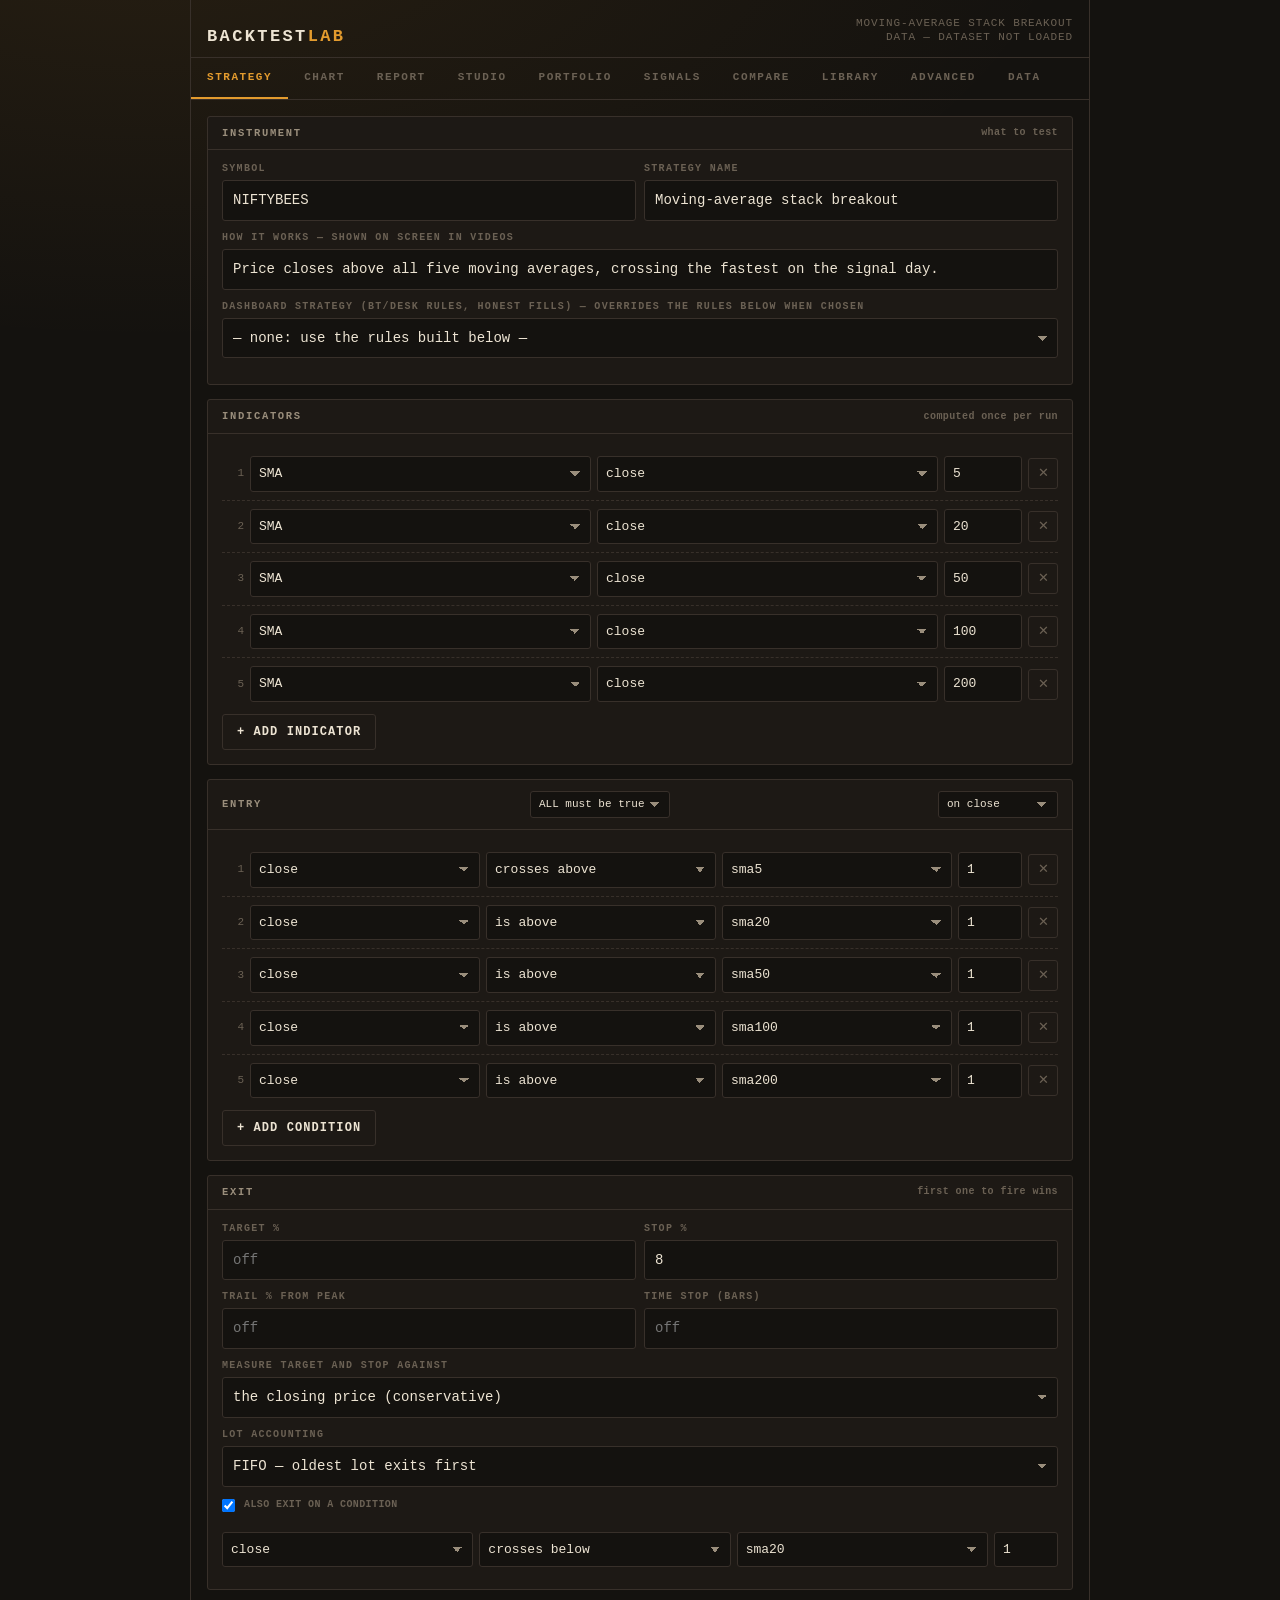
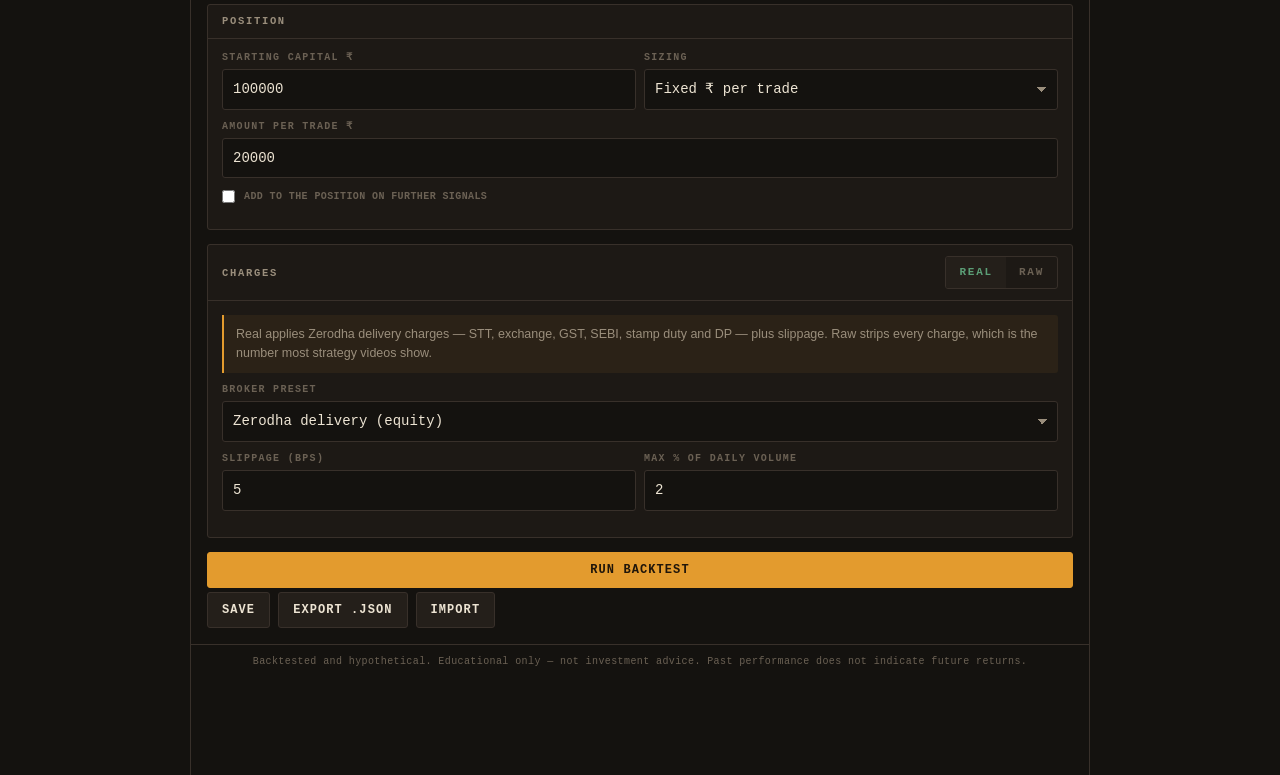
<file: index.html>
<!DOCTYPE html>
<html lang="en">
<head>
<meta charset="utf-8">
<meta name="viewport" content="width=device-width,initial-scale=1,viewport-fit=cover">
<meta name="theme-color" content="#14120F">
<title>Backtest Lab</title>
<link rel="stylesheet" href="app.css">
<link rel="manifest" href="manifest.json">
<link rel="icon" href="icon.svg" type="image/svg+xml">
<meta name="apple-mobile-web-app-capable" content="yes">
<meta name="apple-mobile-web-app-status-bar-style" content="black-translucent">
</head>
<body>

<header class="masthead">
  <div class="wordmark">BACKTEST<b>LAB</b></div>
  <div class="doc">
    <div id="doc-strategy">NO STRATEGY LOADED</div>
    <div id="doc-data" class="muted">DATA — NOT LOADED</div>
  </div>
</header>

<nav class="tabs" role="tablist">
  <button class="tab" role="tab" aria-selected="true"  data-screen="build">Strategy</button>
  <button class="tab" role="tab" aria-selected="false" data-screen="chart">Chart</button>
  <button class="tab" role="tab" aria-selected="false" data-screen="report">Report</button>
  <button class="tab" role="tab" aria-selected="false" data-screen="studio">Studio</button>
  <button class="tab" role="tab" aria-selected="false" data-screen="portfolio">Portfolio</button>
  <button class="tab" role="tab" aria-selected="false" data-screen="signals">Signals</button>
  <button class="tab" role="tab" aria-selected="false" data-screen="compare">Compare</button>
  <button class="tab" role="tab" aria-selected="false" data-screen="library">Library</button>
  <button class="tab" role="tab" aria-selected="false" data-screen="json">Advanced</button>
  <button class="tab" role="tab" aria-selected="false" data-screen="data">Data</button>
</nav>

<!-- ============ STRATEGY ============ -->
<main id="screen-build" class="screen active">

  <div id="validation" class="hidden"></div>
  <div id="handoff" class="notice hidden"></div>

  <section class="section">
    <h2>Instrument <span class="hint">what to test</span></h2>
    <div class="section-body">
      <div class="row">
        <label class="field"><span>Symbol</span>
          <input id="f-symbol" value="NIFTYBEES" list="sym-list" autocapitalize="characters" spellcheck="false"></label>
        <datalist id="sym-list"></datalist>
        <label class="field"><span>Strategy name</span>
          <input id="f-label" value="Moving-average stack breakout"></label>
      </div>
      <label class="field"><span>How it works — shown on screen in videos</span>
        <input id="f-note" placeholder="One line describing the rule"></label>
      <label class="field"><span>Dashboard strategy (BT/DESK rules, honest fills) — overrides the rules below when chosen</span>
        <select id="f-btdesk"><option value="">— none: use the rules built below —</option></select></label>
      <div class="row" id="btdesk-params" style="display:none">
        <label class="field"><span>₹ per buy</span><input id="f-bd-pertx" type="number" value="5000" min="1"></label>
        <label class="field"><span>Max buys</span><input id="f-bd-maxbuys" type="number" value="5" min="1"></label>
      </div>
      <div class="notice" id="btdesk-note" style="display:none"></div>
    </div>
  </section>

  <section class="section">
    <h2>Indicators <span class="hint">computed once per run</span></h2>
    <div class="section-body">
      <div id="ind-list"></div>
      <div class="btn-row"><button class="btn ghost" id="add-ind">+ Add indicator</button></div>
    </div>
  </section>

  <section class="section">
    <h2>
      Entry
      <select id="f-entry-join" style="width:auto;padding:6px 24px 6px 8px;font-size:11px">
        <option value="ALL">ALL must be true</option>
        <option value="ANY">ANY may be true</option>
      </select>
      <select id="f-entry-measure" style="width:auto;padding:6px 24px 6px 8px;font-size:11px">
        <option value="close">on close</option>
        <option value="high">on day's high</option>
        <option value="low">on day's low</option>
      </select>
    </h2>
    <div class="section-body">
      <div id="entry-list"></div>
      <div class="btn-row"><button class="btn ghost" id="add-entry">+ Add condition</button></div>
    </div>
  </section>

  <section class="section">
    <h2>Exit <span class="hint">first one to fire wins</span></h2>
    <div class="section-body">
      <div class="row">
        <label class="field"><span>Target %</span><input id="f-target" type="number" step="0.1" placeholder="off"></label>
        <label class="field"><span>Stop %</span><input id="f-stop" type="number" step="0.1" placeholder="off"></label>
      </div>
      <div class="row">
        <label class="field"><span>Trail % from peak</span><input id="f-trail" type="number" step="0.1" placeholder="off"></label>
        <label class="field"><span>Time stop (bars)</span><input id="f-timestop" type="number" step="1" placeholder="off"></label>
      </div>
      <label class="field"><span>Measure target and stop against</span>
        <select id="f-exit-measure">
          <option value="close">the closing price (conservative)</option>
          <option value="high">the day's high for targets</option>
          <option value="low">the day's low for stops</option>
          <option value="highlow">the day's high and low</option>
        </select></label>
      <label class="field"><span>Lot accounting</span>
        <select id="f-accounting">
          <option value="FIFO">FIFO — oldest lot exits first</option>
          <option value="LIFO">LIFO — newest lot exits first</option>
        </select></label>
      <label class="field" style="display:flex;gap:9px;align-items:center">
        <input type="checkbox" id="f-use-exit-cond" style="width:auto;margin:0">
        <span style="margin:0;letter-spacing:.04em">Also exit on a condition</span>
      </label>
      <div id="exit-cond-wrap" class="hidden"><div id="exit-cond-list"></div></div>
    </div>
  </section>

  <section class="section">
    <h2>Position</h2>
    <div class="section-body">
      <div class="row">
        <label class="field"><span>Starting capital ₹</span><input id="f-capital" type="number" value="100000"></label>
        <label class="field"><span>Sizing</span>
          <select id="f-size-mode">
            <option value="fixed">Fixed ₹ per trade</option>
            <option value="capitalFraction">% of capital</option>
          </select></label>
      </div>
      <label class="field"><span id="f-size-label">Amount per trade ₹</span><input id="f-size-value" type="number" value="20000"></label>
      <label class="field" style="display:flex;gap:9px;align-items:center">
        <input type="checkbox" id="f-pyr" style="width:auto;margin:0">
        <span style="margin:0;letter-spacing:.04em">Add to the position on further signals</span>
      </label>
      <div id="pyr-wrap" class="hidden">
        <label class="field"><span>Maximum lots</span><input id="f-maxlots" type="number" value="3" min="2"></label>
        <div class="figure-label">Add another lot when</div>
        <div id="pyr-cond-list"></div>
      </div>
    </div>
  </section>

  <section class="section">
    <h2>
      Charges
      <span class="stamp-switch">
        <button class="real" id="sw-real" aria-pressed="true">Real</button>
        <button class="raw"  id="sw-raw"  aria-pressed="false">Raw</button>
      </span>
    </h2>
    <div class="section-body">
      <div class="notice" id="cost-note">
        Real applies Zerodha delivery charges — STT, exchange, GST, SEBI, stamp duty and DP —
        plus slippage. Raw strips every charge, which is the number most strategy videos show.
      </div>
      <label class="field"><span>Broker preset</span>
        <select id="f-cost-preset">
          <option value="zerodha_delivery">Zerodha delivery (equity)</option>
          <option value="zerodha_intraday">Zerodha intraday (equity)</option>
        </select></label>
      <div class="row">
        <label class="field"><span>Slippage (bps)</span><input id="f-slippage" type="number" value="5"></label>
        <label class="field"><span>Max % of daily volume</span><input id="f-volcap" type="number" step="0.5" value="2"></label>
      </div>
    </div>
  </section>

  <div class="btn-row">
    <button class="btn primary wide" id="btn-run">Run backtest</button>
  </div>
  <div class="btn-row">
    <button class="btn" id="btn-save">Save</button>
    <button class="btn" id="btn-export">Export .json</button>
    <button class="btn" id="btn-import">Import</button>
    <input type="file" id="file-import" accept=".json" class="hidden">
  </div>
</main>


<!-- ============ CHART ============ -->
<main id="screen-chart" class="screen">
  <div id="chart-empty" class="notice">Run a backtest to see the trades on the chart.</div>

  <section class="section" id="chart-wrap" style="display:none">
    <h2>
      <span id="chart-title">—</span>
      <span class="hint" id="chart-engine"></span>
    </h2>
    <div class="section-body" style="padding:8px">
      <div id="chart-host" style="width:100%;height:380px"></div>
      <div class="btn-row" style="margin-top:10px">
        <button class="btn ghost" id="rp-play">▶ Replay</button>
        <button class="btn ghost" id="rp-back">‹</button>
        <button class="btn ghost" id="rp-fwd">›</button>
        <button class="btn ghost" id="rp-all">Show all</button>
        <select id="rp-speed" style="width:auto;padding:9px 26px 9px 9px;font-size:11px">
          <option value="12">Slow</option>
          <option value="24" selected>Normal</option>
          <option value="60">Fast</option>
          <option value="150">Very fast</option>
        </select>
      </div>
      <div class="kv" style="border:0;padding-top:10px">
        <span id="rp-date">—</span><span id="rp-progress" class="mono">—</span>
      </div>
    </div>
  </section>

  <section class="section" id="trades-wrap" style="display:none">
    <h2>Trades <span class="hint" id="trades-count"></span></h2>
    <div class="section-body" style="padding:6px 14px">
      <div id="trades-list"></div>
    </div>
  </section>
</main>


<!-- ============ REPORT ============ -->
<main id="screen-report" class="screen">
  <div id="report-empty" class="notice">Run a backtest to see the full report.</div>
  <div id="report-body" style="display:none">

    <section class="section">
      <h2><span id="rep-title">—</span>
        <span class="stamp-switch">
          <button class="real" id="rep-real" aria-pressed="true">Real</button>
          <button class="raw"  id="rep-raw"  aria-pressed="false">Raw</button>
        </span>
      </h2>
      <div class="section-body">
        <div id="rep-period" class="figure-label"></div>
        <div id="rep-headline" class="headline-grid"></div>
      </div>
    </section>

    <section class="section">
      <h2>Equity <span class="hint">strategy against buy &amp; hold</span></h2>
      <div class="section-body" style="padding:10px"><canvas id="plot-equity"></canvas></div>
    </section>

    <section class="section">
      <h2>Drawdown <span class="hint">how far below the peak</span></h2>
      <div class="section-body" style="padding:10px"><canvas id="plot-dd"></canvas></div>
    </section>

    <section class="section">
      <h2>Month by month</h2>
      <div class="section-body" style="padding:10px;overflow-x:auto"><div id="rep-heatmap"></div></div>
    </section>

    <section class="section">
      <h2>Trade returns</h2>
      <div class="section-body" style="padding:10px"><canvas id="plot-hist"></canvas></div>
    </section>

    <section class="section">
      <h2>Rolling one-year return</h2>
      <div class="section-body" style="padding:10px"><canvas id="plot-roll"></canvas></div>
    </section>

    <div id="rep-groups"></div>

    <section class="section">
      <h2>What this does not account for</h2>
      <div class="section-body"><ul id="rep-caveats" class="caveats"></ul></div>
    </section>

    <div class="btn-row"><button class="btn" id="rep-csv">Export trades as CSV</button></div>

    <section class="section">
      <h2>Against simply investing <span class="hint">same money, same dates</span></h2>
      <div class="section-body"><div id="x-bench"></div></div>
    </section>
    <section class="section">
      <h2>Shuffle test <span class="hint">same trades, random order</span></h2>
      <div class="section-body">
        <div class="row">
          <label class="field"><span>Shuffles</span><input id="x-mc-n" type="number" value="2000" min="100" max="10000"></label>
          <label class="field"><span>Seed</span><input id="x-mc-seed" type="number" value="42"></label>
        </div>
        <div class="btn-row"><button class="btn" id="x-mc-run">Run shuffle test</button></div>
        <div id="x-mc-out"></div>
      </div>
    </section>
    <section class="section">
      <h2>Check against a sheet <span class="hint">paste rows: entry date, entry price, exit date, exit price, quantity</span></h2>
      <div class="section-body">
        <textarea id="x-sheet" rows="5" style="width:100%" placeholder="2024-01-01, 100.00, 2024-01-06, 110.00, 50"></textarea>
        <div class="btn-row"><button class="btn" id="x-sheet-run">Compare with this run</button></div>
        <div id="x-sheet-out"></div>
      </div>
    </section>
    <section class="section">
      <h2>Actual vs backtest <span class="hint">your AlphaDesk trades in this symbol beside this run</span></h2>
      <div class="section-body">
        <div class="row">
          <label class="field"><span>Pair entries within (days)</span><input id="av-window" type="number" value="5" min="0" max="30"></label>
        </div>
        <div class="btn-row">
          <button class="btn" id="av-run">Compare with my AlphaDesk ledger</button>
          <button class="btn" id="av-pick">Load an AlphaDesk export file</button>
        </div>
        <input type="file" id="av-file" accept=".json,.csv" class="hidden">
        <div id="av-out"></div>
      </div>
    </section>
  </div>
</main>

<!-- ============ STUDIO ============ -->
<main id="screen-studio" class="screen">
  <div id="studio-empty" class="notice">Run a backtest first, then present it here.</div>
  <div id="studio-body" style="display:none">
    <div id="studio-warn"></div>
    <div id="studio-id" class="mono muted" style="font-size:11px;word-break:break-all;margin-bottom:8px"></div>
    <div class="btn-row">
      <button class="btn" id="st-ratio" data-ratio="9:16">9:16</button>
      <button class="btn ghost" id="st-prev">‹ Back</button>
      <button class="btn ghost" id="st-next">Next ›</button>
      <span class="mono muted" id="st-count" style="align-self:center;font-size:11px"></span>
    </div>
    <div id="stage" class="stage r916">
      <div class="stage-inner">
        <div class="stage-mark">BACKTEST<b>LAB</b></div>
        <div id="stage-content"></div>
        <div class="stage-foot" id="stage-foot"></div>
      </div>
    </div>
  </div>
</main>

<!-- ============ SIGNALS ============ -->
<main id="screen-signals" class="screen">
  <div class="notice">What the dashboard strategies would do at the next session, from prices up to the latest published day. These are the rules' orders, not advice.</div>
  <section class="section">
    <h2>Scan</h2>
    <div class="section-body">
      <label class="field"><span>Universe</span><select id="sg-universe">
          <option value="">My own list (below)</option>
          <option value="NIFTY500_50">Nifty 500, first 50 by name (today's list — survivorship-biased)</option>
          <option value="NIFTY500">Nifty 500 (today's list — survivorship-biased)</option>
          <option value="ETFS">All ETFs in the dataset</option>
        </select></label>
      <label class="field"><span>Symbols — comma separated</span><input id="sg-symbols" placeholder="RELIANCE, INFY, TCS"></label>
      <div id="sg-presets" class="row" style="flex-wrap:wrap"></div>
      <div class="row">
        <label class="field"><span>₹ per buy</span><input id="sg-pertx" type="number" value="5000" min="1"></label>
        <label class="field"><span>Max buys</span><input id="sg-maxbuys" type="number" value="5" min="1"></label>
        <label class="field"><span>Near = within %</span><input id="sg-near" type="number" value="2" min="0" step="0.5"></label>
      </div>
      <div class="btn-row">
        <button class="btn primary" id="sg-run">Scan signals</button>
        <button class="btn" id="sg-quotes">Add live prices</button>
        <label class="mono" style="align-self:center;font-size:12px"><input type="checkbox" id="sg-all"> show "nothing to place" too</label>
      </div>
      <div id="sg-status"></div>
    </div>
  </section>
  <div id="sg-cards"></div>
</main>

<!-- ============ COMPARE ============ -->
<main id="screen-compare" class="screen">
  <div class="notice">Several strategies on the same symbols and dates, ranked. Each symbol is run on its own money; this is not a portfolio.</div>
  <section class="section">
    <h2>Setup</h2>
    <div class="section-body">
      <label class="field"><span>Universe</span><select id="cp-universe">
          <option value="">My own list (below)</option>
          <option value="NIFTY500_50">Nifty 500, first 50 by name (today's list — survivorship-biased)</option>
          <option value="NIFTY500">Nifty 500 (today's list — survivorship-biased)</option>
          <option value="ETFS">All ETFs in the dataset</option>
        </select></label>
      <label class="field"><span>Symbols — comma separated</span><input id="cp-symbols" placeholder="RELIANCE, INFY, TCS"></label>
      <div id="cp-presets" class="row" style="flex-wrap:wrap"></div>
      <div class="row">
        <label class="field"><span>Start date</span><input id="cp-start" type="date" value="2015-01-01"></label>
        <label class="field"><span>₹ per buy</span><input id="cp-pertx" type="number" value="5000" min="1"></label>
        <label class="field"><span>Max buys</span><input id="cp-maxbuys" type="number" value="5" min="1"></label>
      </div>
      <div class="btn-row"><button class="btn primary" id="cp-run">Compare</button><button class="btn" id="cp-csv" disabled>Export CSV</button></div>
      <div id="cp-status"></div>
    </div>
  </section>
  <section class="section" id="cp-results" style="display:none">
    <h2>Ranked by median XIRR</h2>
    <div class="section-body"><div id="cp-summary" style="overflow-x:auto"></div><div class="figure-label" style="margin-top:14px">Every run</div><div id="cp-rows" style="overflow-x:auto"></div></div>
  </section>
</main>

<!-- ============ PORTFOLIO ============ -->
<main id="screen-portfolio" class="screen">
  <div class="notice">
    The same strategy across many symbols sharing one pot of money and a fixed number of slots.
    Almost nobody publishes this number — it is usually far below the single-stock result.
  </div>
  <section class="section">
    <h2>Setup</h2>
    <div class="section-body">
      <label class="field"><span>Universe</span>
        <select id="pf-universe">
          <option value="">My own list (below)</option>
          <option value="NIFTY500_50">Nifty 500, first 50 by name (today's list — survivorship-biased)</option>
          <option value="NIFTY500">Nifty 500 (today's list — survivorship-biased)</option>
          <option value="ETFS">All ETFs in the dataset</option>
          <option value="PIT_NIFTY50">Nifty 50 — point-in-time (members on each day)</option>
          <option value="PIT_NEXT50">Nifty Next 50 — point-in-time</option>
          <option value="PIT_NIFTY100">Nifty 100 — point-in-time</option>
        </select></label>
      <div id="pf-pit" style="display:none">
        <label class="field"><span>When a stock leaves the index</span>
          <select id="pf-removal"><option value="exit">Sell at the next open</option><option value="hold">Keep it until the strategy sells</option></select></label>
        <label class="field"><span>Start date (the lists are proven from 2010-01-01)</span><input id="pf-from" type="date" value="2010-01-01"></label>
        <div class="notice" id="pf-pit-missing" style="display:none"></div>
      </div>
      <div class="notice" id="pf-bias" style="display:none">Survivorship-biased: this is TODAY's index list. Companies that fell out of the index or were delisted are missing, so past results look better than they really were.</div>
      <label class="field"><span>Symbols — comma separated, from the official dataset</span>
        <input id="pf-symbols" placeholder="NIFTYBEES, BANKBEES, GOLDBEES"></label>
      <div class="row">
        <label class="field"><span>Slots</span><input id="pf-slots" type="number" value="10" min="1"></label>
        <label class="field"><span>Capital ₹</span><input id="pf-capital" type="number" value="500000"></label>
      </div>
      <label class="field"><span>When more signals than free slots</span>
        <select id="pf-ranking"></select></label>
      <div class="btn-row"><button class="btn primary wide" id="pf-run">Run portfolio backtest</button></div>
      <div id="pf-status"></div>
    </div>
  </section>
  <section class="section" id="ad-section">
    <h2>AlphaDesk strategies <span class="hint">AlphaDesk's own LIFO and Dual Momentum rules on the official ETF data</span></h2>
    <div class="section-body">
      <div class="row">
        <label class="field"><span>Strategy</span><select id="ad-preset"><option value="lifo">AlphaDesk LIFO</option><option value="dm">AlphaDesk Dual Momentum</option></select></label>
        <label class="field"><span>Fills</span><select id="ad-mode"><option value="next-open">next session open (realistic)</option><option value="sheet-close">same close (sheet)</option></select></label>
      </div>
      <div class="row">
        <label class="field"><span>From</span><input id="ad-from" type="date"></label>
        <label class="field"><span>To</span><input id="ad-to" type="date"></label>
      </div>
      <div class="notice" id="ad-note"></div>
      <div class="btn-row"><button class="btn primary" id="ad-run">Run AlphaDesk strategy</button></div>
      <div id="ad-out"></div>
    </div>
  </section>
  <section class="section" id="pf-results" style="display:none">
    <h2>Result</h2>
    <div class="section-body">
      <div id="pf-headline" class="headline-grid"></div>
      <div class="spacer"></div>
      <canvas id="pf-plot"></canvas>
      <div class="spacer"></div>
      <div id="pf-stats"></div>
      <h3 class="figure-label" style="margin-top:16px">Contribution by symbol</h3>
      <div id="pf-symbols-out"></div>
      <h3 class="figure-label" style="margin-top:16px">Signals not taken</h3>
      <div id="pf-skipped"></div>
    </div>
  </section>
</main>

<!-- ============ LIBRARY ============ -->
<main id="screen-library" class="screen">
  <div class="notice">
    Strategies are stored as plain JSON. Export the file that produced any published
    result so anyone can reproduce it.
  </div>
  <section class="section">
    <h2>Strategies</h2>
    <div class="section-body"><div id="lib-list"></div></div>
  </section>
</main>

<!-- ============ ADVANCED ============ -->
<main id="screen-json" class="screen">
  <section class="section">
    <h2>Schema <span class="hint">edit directly</span></h2>
    <div class="section-body">
      <textarea id="json-box" spellcheck="false"></textarea>
      <div class="btn-row">
        <button class="btn" id="json-load">Load into form</button>
        <button class="btn ghost" id="json-refresh">Refresh from form</button>
      </div>
      <div id="json-msg"></div>
    </div>
  </section>
</main>

<!-- ============ DATA ============ -->
<main id="screen-data" class="screen">
  <section class="section">
    <h2>Official dataset <span class="hint">NSE end-of-day, checked and adjusted</span></h2>
    <div class="section-body">
      <label class="field"><span>Dataset address</span>
        <input id="f-eod2-base" spellcheck="false" placeholder="https://amit-alphasetup.github.io/market-data/"></label>
      <div class="btn-row"><button class="btn primary" id="btn-dataset">Reload dataset</button></div>
      <div id="dataset-out"></div>
    </div>
  </section>
  <section class="section">
    <h2>Storage</h2>
    <div class="section-body"><div id="storage-out"></div>
      <div class="btn-row"><button class="btn" id="btn-storage">Check</button></div>
    </div>
  </section>
  <section class="section">
    <h2>Unofficial source <span class="hint">Yahoo — only for symbols the dataset lacks</span></h2>
    <div class="section-body">
      <label class="field" style="display:flex;gap:9px;align-items:center">
        <input type="checkbox" id="f-allow-unofficial" style="width:auto;margin:0">
        <span style="margin:0;letter-spacing:.04em">Allow unofficial source (results are labelled)</span>
      </label>
      <label class="field"><span>Worker URL</span>
        <input id="f-worker" placeholder="https://your-worker.workers.dev"></label>
      <div class="btn-row">
        <button class="btn primary" id="btn-fetch">Download symbol</button>
        <button class="btn" id="btn-cached">Show cached</button>
      </div>
      <div id="data-out"></div>
    </div>
  </section>
  <section class="section">
    <h2>Manual import</h2>
    <div class="section-body">
      <div class="notice">Works with an NSE bhavcopy CSV or any file with date and OHLCV columns.</div>
      <div class="btn-row">
        <button class="btn" id="btn-csv">Import CSV</button>
        <input type="file" id="file-csv" accept=".csv,.txt" class="hidden">
      </div>
      <div id="csv-out"></div>
    </div>
  </section>
</main>

<div class="disclaimer">
  Backtested and hypothetical. Educational only — not investment advice.
  Past performance does not indicate future returns.
</div>

<script src="eod2-client.js"></script>
<script type="module" src="ui.js"></script>
<script type="module" src="ui-p4.js"></script>
<script type="module" src="ui-p5.js"></script>
<script>if ('serviceWorker' in navigator && /^https?:$/.test(location.protocol)) navigator.serviceWorker.register('sw.js').catch(() => {});</script>
</body>
</html>
</file>
<file: app.css>
/* ============================================================
   BACKTEST LAB — app.css
   Direction: the broker's contract note. Aged paper figures under
   an amber desk lamp, hairline rules, monospaced ledger numerals.
   Every screen is potential video frame: high contrast, large numerals.
   ============================================================ */

:root{
  /* ink & paper */
  --ink:        #14120F;   /* page */
  --panel:      #1D1915;   /* card */
  --panel-2:    #241F1A;   /* raised */
  --rule:       #38302A;   /* hairline */
  --paper:      #EDE4D3;   /* primary text — aged contract paper */
  --paper-dim:  #9A8E7C;   /* secondary */
  --paper-faint:#6B6154;   /* tertiary */

  /* lamp */
  --amber:      #E39B2E;
  --amber-dim:  #8A5F1C;

  /* verdict */
  --up:         #5B9E76;
  --down:       #C05B45;

  --stamp:      #B8452F;

  /* type */
  --mono: ui-monospace,'SF Mono','Roboto Mono',Menlo,Consolas,monospace;
  --sans: -apple-system,BlinkMacSystemFont,'Segoe UI',Roboto,sans-serif;

  --r: 3px;               /* near-square: forms, not apps */
  --gap: 14px;
}

*{box-sizing:border-box}
html,body{margin:0;padding:0}
body{
  background:var(--ink);
  color:var(--paper);
  font:15px/1.55 var(--sans);
  -webkit-font-smoothing:antialiased;
  padding-bottom:96px;
  /* lamp falloff from top-left, like a desk light on a page */
  background-image:radial-gradient(120% 80% at 12% -10%, rgba(227,155,46,.09), transparent 60%);
  background-attachment:fixed;
}

/* ---------- masthead: reads like the header of a contract note ---------- */
.masthead{
  display:flex;align-items:flex-end;justify-content:space-between;
  gap:12px;padding:16px 16px 12px;
  border-bottom:1px solid var(--rule);
}
.wordmark{
  font:600 17px/1 var(--mono);
  letter-spacing:.14em;
  text-transform:uppercase;
}
.wordmark b{color:var(--amber);font-weight:600}
.masthead .doc{
  font:11px/1.3 var(--mono);color:var(--paper-faint);
  text-align:right;letter-spacing:.08em;
}

/* ---------- tabs ---------- */
.tabs{
  display:flex;gap:0;border-bottom:1px solid var(--rule);
  overflow-x:auto;scrollbar-width:none;
}
.tabs::-webkit-scrollbar{display:none}
.tab{
  flex:0 0 auto;background:none;border:0;border-bottom:2px solid transparent;
  color:var(--paper-faint);font:600 11px/1 var(--mono);letter-spacing:.14em;
  text-transform:uppercase;padding:14px 16px;cursor:pointer;
}
.tab[aria-selected="true"]{color:var(--amber);border-bottom-color:var(--amber)}
.tab:focus-visible{outline:2px solid var(--amber);outline-offset:-2px}

/* ---------- panels ---------- */
.screen{display:none;padding:16px}
.screen.active{display:block}

.section{
  border:1px solid var(--rule);background:var(--panel);
  border-radius:var(--r);margin-bottom:var(--gap);
}
.section > h2{
  margin:0;padding:11px 14px;
  font:600 10.5px/1 var(--mono);letter-spacing:.16em;text-transform:uppercase;
  color:var(--paper-dim);border-bottom:1px solid var(--rule);
  display:flex;justify-content:space-between;align-items:center;gap:8px;
}
.section > h2 .hint{font-size:10px;letter-spacing:.04em;color:var(--paper-faint);text-transform:none}
.section-body{padding:14px}

/* ---------- form controls ---------- */
label.field{display:block;margin-bottom:12px}
label.field > span{
  display:block;font:600 10px/1 var(--mono);letter-spacing:.13em;
  text-transform:uppercase;color:var(--paper-faint);margin-bottom:6px;
}
input,select,textarea{
  width:100%;background:var(--ink);color:var(--paper);
  border:1px solid var(--rule);border-radius:var(--r);
  padding:11px 10px;font:14px/1.2 var(--mono);
}
input:focus,select:focus,textarea:focus{outline:2px solid var(--amber);outline-offset:-1px;border-color:var(--amber-dim)}
select{appearance:none;background-image:linear-gradient(45deg,transparent 50%,var(--paper-dim) 50%),linear-gradient(135deg,var(--paper-dim) 50%,transparent 50%);background-position:calc(100% - 15px) 50%,calc(100% - 10px) 50%;background-size:5px 5px,5px 5px;background-repeat:no-repeat;padding-right:30px}
textarea{font-size:12px;line-height:1.5;min-height:220px;resize:vertical}

.row{display:flex;gap:8px;flex-wrap:wrap}
.row > *{flex:1 1 120px;min-width:0}
.row.tight > *{flex:0 0 auto}

/* rule rows — each condition is a line item on the note */
.rule-row{
  display:flex;gap:6px;align-items:center;
  padding:8px 0;border-bottom:1px dashed var(--rule);
}
.rule-row:last-of-type{border-bottom:0}
.rule-row select,.rule-row input{padding:9px 8px;font-size:13px}
.rule-row .idx{
  flex:0 0 auto;width:22px;text-align:right;
  font:11px/1 var(--mono);color:var(--paper-faint);
}
.rule-row .kill{
  flex:0 0 auto;width:30px;background:none;border:1px solid var(--rule);
  color:var(--paper-faint);border-radius:var(--r);padding:8px 0;cursor:pointer;font:13px/1 var(--mono);
}
.rule-row .kill:hover{color:var(--down);border-color:var(--down)}

/* ---------- buttons ---------- */
button{font-family:inherit}
.btn{
  background:var(--panel-2);color:var(--paper);
  border:1px solid var(--rule);border-radius:var(--r);
  padding:11px 14px;font:600 12px/1 var(--mono);letter-spacing:.09em;
  text-transform:uppercase;cursor:pointer;
}
.btn:active{transform:translateY(1px)}
.btn:focus-visible{outline:2px solid var(--amber);outline-offset:2px}
.btn.ghost{background:none}
.btn.primary{background:var(--amber);color:#20160A;border-color:var(--amber);font-weight:700}
.btn.wide{width:100%}
.btn[disabled]{opacity:.45;cursor:not-allowed}
.btn-row{display:flex;gap:8px;flex-wrap:wrap;margin-top:4px}

/* ---------- the signature: RAW / REAL stamp switch ---------- */
.stamp-switch{
  display:inline-flex;align-items:stretch;
  border:1px solid var(--rule);border-radius:var(--r);overflow:hidden;
}
.stamp-switch button{
  background:none;border:0;color:var(--paper-faint);
  font:700 11px/1 var(--mono);letter-spacing:.16em;
  padding:10px 13px;cursor:pointer;text-transform:uppercase;
}
.stamp-switch button[aria-pressed="true"]{background:var(--panel-2);color:var(--paper)}
.stamp-switch button.raw[aria-pressed="true"]{color:var(--stamp)}
.stamp-switch button.real[aria-pressed="true"]{color:var(--up)}

/* the stamp mark that lands on the headline number */
.stamped{position:relative;display:inline-block}
.stamped::after{
  content:attr(data-stamp);
  position:absolute;top:50%;left:50%;
  transform:translate(-50%,-50%) rotate(-14deg);
  font:800 13px/1 var(--mono);letter-spacing:.22em;
  color:var(--stamp);border:2.5px solid var(--stamp);
  padding:5px 10px;border-radius:2px;opacity:0;
  pointer-events:none;white-space:nowrap;
}
.stamped.on::after{opacity:.92;animation:stamp .28s cubic-bezier(.2,1.4,.4,1)}
@keyframes stamp{
  0%{opacity:0;transform:translate(-50%,-50%) rotate(-14deg) scale(2.1)}
  70%{opacity:1;transform:translate(-50%,-50%) rotate(-14deg) scale(.94)}
  100%{opacity:.92;transform:translate(-50%,-50%) rotate(-14deg) scale(1)}
}

/* ---------- ledger figures ---------- */
.figure{
  font:600 34px/1 var(--mono);letter-spacing:-.02em;
  font-variant-numeric:tabular-nums;
}
.figure.up{color:var(--up)} .figure.down{color:var(--down)}
.figure-label{
  font:600 9.5px/1 var(--mono);letter-spacing:.16em;
  text-transform:uppercase;color:var(--paper-faint);margin-bottom:7px;
}

.kv{
  display:flex;justify-content:space-between;gap:14px;align-items:baseline;
  padding:8px 0;border-bottom:1px solid var(--rule);
  font:13px/1.3 var(--mono);font-variant-numeric:tabular-nums;
}
.kv:last-child{border-bottom:0}
.kv > span:first-child{color:var(--paper-dim);letter-spacing:.02em}
.kv .ok{color:var(--up)} .kv .bad{color:var(--down)} .kv .warn{color:var(--amber)}

/* ---------- notices ---------- */
.notice{
  border-left:2px solid var(--amber);background:rgba(227,155,46,.07);
  padding:10px 12px;font:12.5px/1.5 var(--sans);color:var(--paper-dim);
  border-radius:0 var(--r) var(--r) 0;margin-bottom:12px;
}
.notice.bad{border-left-color:var(--down);background:rgba(192,91,69,.09)}
.notice ul{margin:6px 0 0;padding-left:16px}
.notice li{margin:2px 0}

.disclaimer{
  font:10px/1.45 var(--mono);color:var(--paper-faint);
  letter-spacing:.04em;border-top:1px solid var(--rule);
  padding:10px 16px;text-align:center;
}

/* ---------- library ---------- */
.lib-item{
  display:flex;align-items:center;gap:10px;
  padding:11px 0;border-bottom:1px solid var(--rule);cursor:pointer;
}
.lib-item:last-child{border-bottom:0}
.lib-item .mark{
  flex:0 0 auto;width:26px;height:26px;border:1px solid var(--rule);
  border-radius:var(--r);display:grid;place-items:center;
  font:600 10px/1 var(--mono);color:var(--amber);
}
.lib-item .txt{flex:1 1 auto;min-width:0}
.lib-item .txt b{display:block;font:600 14px/1.25 var(--sans);font-weight:600}
.lib-item .txt small{display:block;color:var(--paper-faint);font:11.5px/1.4 var(--sans);margin-top:2px}

/* ---------- utility ---------- */
.muted{color:var(--paper-faint)}
.mono{font-family:var(--mono)}
.hidden{display:none !important}
.spacer{height:8px}

@media (prefers-reduced-motion: reduce){
  *{animation:none !important;transition:none !important}
}

@media (min-width:760px){
  body{max-width:900px;margin:0 auto;border-left:1px solid var(--rule);border-right:1px solid var(--rule);min-height:100vh}
  .figure{font-size:40px}
}

/* ---------- report ---------- */
.headline-grid{display:grid;grid-template-columns:1fr 1fr;gap:1px;background:var(--rule);border:1px solid var(--rule);border-radius:var(--r);overflow:hidden}
.headline-cell{background:var(--panel);padding:14px 12px}
.headline-cell .figure{font-size:27px}
.headline-cell small{display:block;color:var(--paper-faint);font:10.5px/1.35 var(--mono);margin-top:5px}

canvas{display:block;width:100%;border-radius:var(--r)}

.caveats{margin:0;padding-left:16px;font:12.5px/1.6 var(--sans);color:var(--paper-dim)}
.caveats li{margin:5px 0}

table.heatmap{border-collapse:collapse;font:11px/1 var(--mono);width:100%;min-width:420px}
table.heatmap th{color:var(--paper-faint);font-weight:600;padding:5px 3px;text-align:center}
table.heatmap th:first-child{text-align:right;padding-right:7px}
table.heatmap td{padding:5px 2px;text-align:center;color:var(--paper);min-width:22px}
table.heatmap td.mh-empty{background:var(--ink)}

/* ---------- studio stage ---------- */
.stage{background:var(--ink);border:1px solid var(--rule);border-radius:var(--r);
  margin:12px 0;overflow:hidden;position:relative}
.stage.r916{aspect-ratio:9/16;max-height:78vh;margin-left:auto;margin-right:auto;width:min(100%,440px)}
.stage.r169{aspect-ratio:16/9;width:100%}
.stage-inner{position:absolute;inset:0;display:flex;flex-direction:column;
  padding:26px 22px;background-image:radial-gradient(100% 70% at 50% 0%,rgba(227,155,46,.10),transparent 62%)}
.stage-mark{font:600 11px/1 var(--mono);letter-spacing:.2em;color:var(--paper-faint)}
.stage-mark b{color:var(--amber);font-weight:600}
#stage-content{flex:1 1 auto;display:flex;flex-direction:column;justify-content:center;gap:14px;min-height:0}
.stage-foot{font:8.5px/1.4 var(--mono);color:var(--paper-faint);letter-spacing:.05em;text-align:center;padding-top:10px}

.st-kicker{font:600 10.5px/1 var(--mono);letter-spacing:.22em;color:var(--amber)}
.st-head{font:600 30px/1.12 var(--sans);letter-spacing:-.015em}
.st-sub{font:14px/1.5 var(--sans);color:var(--paper-dim)}
.st-figure{font:600 62px/1 var(--mono);letter-spacing:-.035em;font-variant-numeric:tabular-nums}
.st-figure.up{color:var(--up)} .st-figure.down{color:var(--down)} .st-figure.flat{color:var(--paper)}
.st-label{font:600 10.5px/1 var(--mono);letter-spacing:.2em;color:var(--paper-faint);text-transform:uppercase}
.st-list{margin:0;padding-left:17px;font:14.5px/1.75 var(--sans);color:var(--paper)}
.st-list li{margin:5px 0}
.st-compare{display:grid;grid-template-columns:1fr 1fr;gap:12px}
.st-compare > div{border:1px solid var(--rule);border-radius:var(--r);padding:14px 12px}
.st-compare .st-figure{font-size:34px}
.st-compare .raw{color:var(--stamp)}
.st-verdict{font:600 34px/1.14 var(--sans);letter-spacing:-.02em}
.st-verdict.up{color:var(--up)} .st-verdict.down{color:var(--down)} .st-verdict.flat{color:var(--paper)}

@media (min-width:520px){ .headline-grid{grid-template-columns:repeat(4,1fr)} }
</file>
